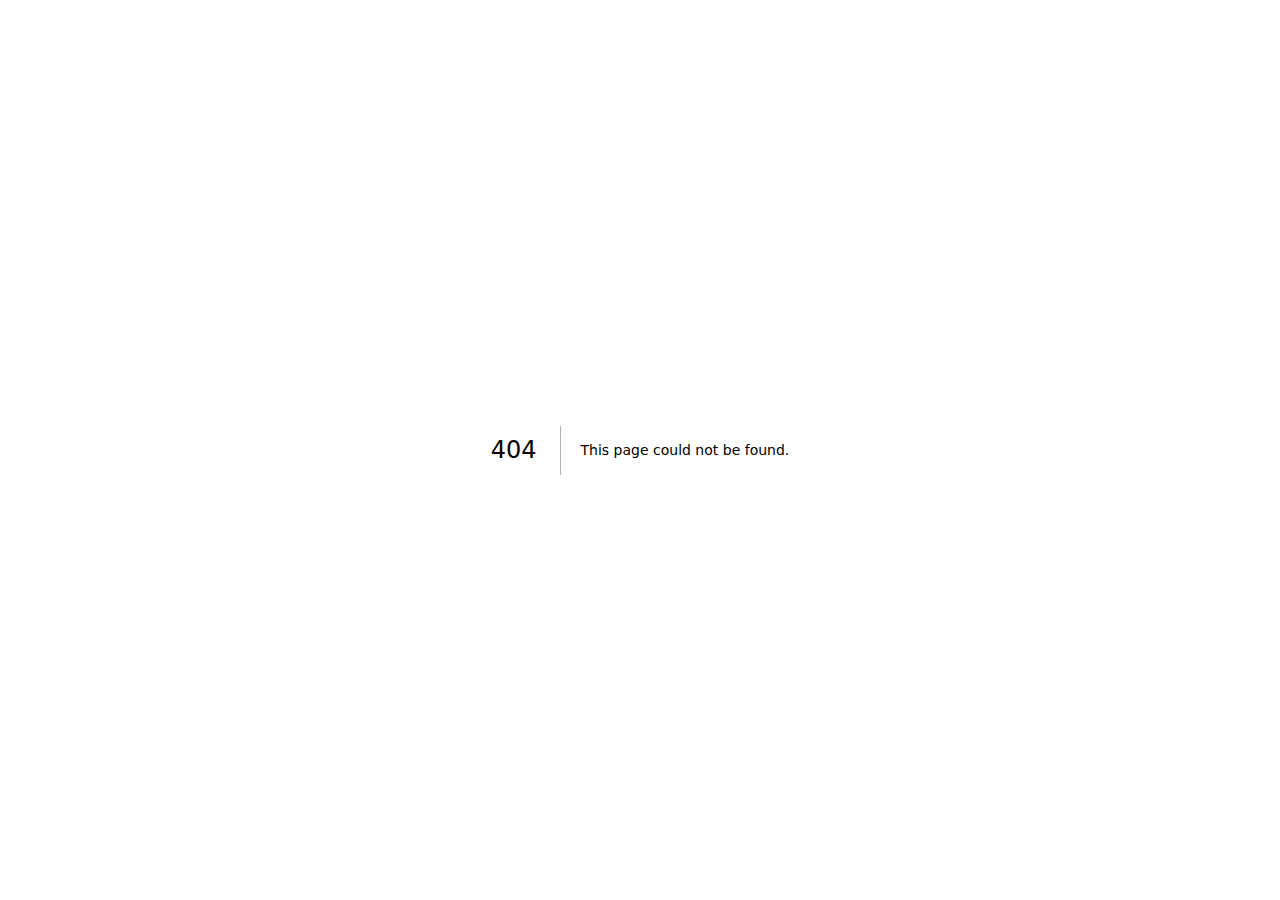
<file: 404/index.html>
<!DOCTYPE html><html lang="en"><head><meta charSet="utf-8"/><meta name="viewport" content="width=device-width, initial-scale=1"/><link rel="preload" href="/_next/static/media/e4af272ccee01ff0-s.p.woff2" as="font" crossorigin="" type="font/woff2"/><link rel="stylesheet" href="/_next/static/css/fbe551c2e720e676.css" data-precedence="next"/><link rel="preload" as="script" fetchPriority="low" href="/_next/static/chunks/webpack-d0ceac4fb78a3613.js"/><script src="/_next/static/chunks/fd9d1056-4e1a26e2d413ba3c.js" async=""></script><script src="/_next/static/chunks/23-b0676ff4f02a71d8.js" async=""></script><script src="/_next/static/chunks/main-app-9f4c3769f69e30db.js" async=""></script><title>404: This page could not be found.</title><title>SelfStudio</title><meta name="description" content="App Collection for SelfStudio"/><meta name="next-size-adjust"/><script src="/_next/static/chunks/polyfills-78c92fac7aa8fdd8.js" noModule=""></script></head><body class="__className_f367f3"><div style="font-family:system-ui,&quot;Segoe UI&quot;,Roboto,Helvetica,Arial,sans-serif,&quot;Apple Color Emoji&quot;,&quot;Segoe UI Emoji&quot;;height:100vh;text-align:center;display:flex;flex-direction:column;align-items:center;justify-content:center"><div><style>body{color:#000;background:#fff;margin:0}.next-error-h1{border-right:1px solid rgba(0,0,0,.3)}@media (prefers-color-scheme:dark){body{color:#fff;background:#000}.next-error-h1{border-right:1px solid rgba(255,255,255,.3)}}</style><h1 class="next-error-h1" style="display:inline-block;margin:0 20px 0 0;padding:0 23px 0 0;font-size:24px;font-weight:500;vertical-align:top;line-height:49px">404</h1><div style="display:inline-block"><h2 style="font-size:14px;font-weight:400;line-height:49px;margin:0">This page could not be found.</h2></div></div></div><script src="/_next/static/chunks/webpack-d0ceac4fb78a3613.js" async=""></script><script>(self.__next_f=self.__next_f||[]).push([0]);self.__next_f.push([2,null])</script><script>self.__next_f.push([1,"1:HL[\"/_next/static/media/e4af272ccee01ff0-s.p.woff2\",\"font\",{\"crossOrigin\":\"\",\"type\":\"font/woff2\"}]\n2:HL[\"/_next/static/css/fbe551c2e720e676.css\",\"style\"]\n"])</script><script>self.__next_f.push([1,"3:I[5751,[],\"\"]\n5:I[9275,[],\"\"]\n6:I[1343,[],\"\"]\nc:I[6130,[],\"\"]\n7:{\"fontFamily\":\"system-ui,\\\"Segoe UI\\\",Roboto,Helvetica,Arial,sans-serif,\\\"Apple Color Emoji\\\",\\\"Segoe UI Emoji\\\"\",\"height\":\"100vh\",\"textAlign\":\"center\",\"display\":\"flex\",\"flexDirection\":\"column\",\"alignItems\":\"center\",\"justifyContent\":\"center\"}\n8:{\"display\":\"inline-block\",\"margin\":\"0 20px 0 0\",\"padding\":\"0 23px 0 0\",\"fontSize\":24,\"fontWeight\":500,\"verticalAlign\":\"top\",\"lineHeight\":\"49px\"}\n9:{\"display\":\"inline-block\"}\na:{\"fontSize\":14,\"fontWeight\":400,\"lineHeight\":\"49px\",\"margin\":0}\nd:[]\n"])</script><script>self.__next_f.push([1,"0:[[[\"$\",\"link\",\"0\",{\"rel\":\"stylesheet\",\"href\":\"/_next/static/css/fbe551c2e720e676.css\",\"precedence\":\"next\",\"crossOrigin\":\"$undefined\"}]],[\"$\",\"$L3\",null,{\"buildId\":\"eqlgQ1ZJx1aiCqs_-a6iF\",\"assetPrefix\":\"\",\"initialCanonicalUrl\":\"/_not-found/\",\"initialTree\":[\"\",{\"children\":[\"/_not-found\",{\"children\":[\"__PAGE__\",{}]}]},\"$undefined\",\"$undefined\",true],\"initialSeedData\":[\"\",{\"children\":[\"/_not-found\",{\"children\":[\"__PAGE__\",{},[[\"$L4\",[[\"$\",\"title\",null,{\"children\":\"404: This page could not be found.\"}],[\"$\",\"div\",null,{\"style\":{\"fontFamily\":\"system-ui,\\\"Segoe UI\\\",Roboto,Helvetica,Arial,sans-serif,\\\"Apple Color Emoji\\\",\\\"Segoe UI Emoji\\\"\",\"height\":\"100vh\",\"textAlign\":\"center\",\"display\":\"flex\",\"flexDirection\":\"column\",\"alignItems\":\"center\",\"justifyContent\":\"center\"},\"children\":[\"$\",\"div\",null,{\"children\":[[\"$\",\"style\",null,{\"dangerouslySetInnerHTML\":{\"__html\":\"body{color:#000;background:#fff;margin:0}.next-error-h1{border-right:1px solid rgba(0,0,0,.3)}@media (prefers-color-scheme:dark){body{color:#fff;background:#000}.next-error-h1{border-right:1px solid rgba(255,255,255,.3)}}\"}}],[\"$\",\"h1\",null,{\"className\":\"next-error-h1\",\"style\":{\"display\":\"inline-block\",\"margin\":\"0 20px 0 0\",\"padding\":\"0 23px 0 0\",\"fontSize\":24,\"fontWeight\":500,\"verticalAlign\":\"top\",\"lineHeight\":\"49px\"},\"children\":\"404\"}],[\"$\",\"div\",null,{\"style\":{\"display\":\"inline-block\"},\"children\":[\"$\",\"h2\",null,{\"style\":{\"fontSize\":14,\"fontWeight\":400,\"lineHeight\":\"49px\",\"margin\":0},\"children\":\"This page could not be found.\"}]}]]}]}]]],null],null]},[\"$\",\"$L5\",null,{\"parallelRouterKey\":\"children\",\"segmentPath\":[\"children\",\"/_not-found\",\"children\"],\"error\":\"$undefined\",\"errorStyles\":\"$undefined\",\"errorScripts\":\"$undefined\",\"template\":[\"$\",\"$L6\",null,{}],\"templateStyles\":\"$undefined\",\"templateScripts\":\"$undefined\",\"notFound\":\"$undefined\",\"notFoundStyles\":\"$undefined\",\"styles\":null}],null]},[[\"$\",\"html\",null,{\"lang\":\"en\",\"children\":[\"$\",\"body\",null,{\"className\":\"__className_f367f3\",\"children\":[\"$\",\"$L5\",null,{\"parallelRouterKey\":\"children\",\"segmentPath\":[\"children\"],\"error\":\"$undefined\",\"errorStyles\":\"$undefined\",\"errorScripts\":\"$undefined\",\"template\":[\"$\",\"$L6\",null,{}],\"templateStyles\":\"$undefined\",\"templateScripts\":\"$undefined\",\"notFound\":[[\"$\",\"title\",null,{\"children\":\"404: This page could not be found.\"}],[\"$\",\"div\",null,{\"style\":\"$7\",\"children\":[\"$\",\"div\",null,{\"children\":[[\"$\",\"style\",null,{\"dangerouslySetInnerHTML\":{\"__html\":\"body{color:#000;background:#fff;margin:0}.next-error-h1{border-right:1px solid rgba(0,0,0,.3)}@media (prefers-color-scheme:dark){body{color:#fff;background:#000}.next-error-h1{border-right:1px solid rgba(255,255,255,.3)}}\"}}],[\"$\",\"h1\",null,{\"className\":\"next-error-h1\",\"style\":\"$8\",\"children\":\"404\"}],[\"$\",\"div\",null,{\"style\":\"$9\",\"children\":[\"$\",\"h2\",null,{\"style\":\"$a\",\"children\":\"This page could not be found.\"}]}]]}]}]],\"notFoundStyles\":[],\"styles\":null}]}]}],null],null],\"couldBeIntercepted\":false,\"initialHead\":[false,\"$Lb\"],\"globalErrorComponent\":\"$c\",\"missingSlots\":\"$Wd\"}]]\n"])</script><script>self.__next_f.push([1,"b:[[\"$\",\"meta\",\"0\",{\"name\":\"viewport\",\"content\":\"width=device-width, initial-scale=1\"}],[\"$\",\"meta\",\"1\",{\"charSet\":\"utf-8\"}],[\"$\",\"title\",\"2\",{\"children\":\"SelfStudio\"}],[\"$\",\"meta\",\"3\",{\"name\":\"description\",\"content\":\"App Collection for SelfStudio\"}],[\"$\",\"meta\",\"4\",{\"name\":\"next-size-adjust\"}]]\n4:null\n"])</script></body></html>
</file>
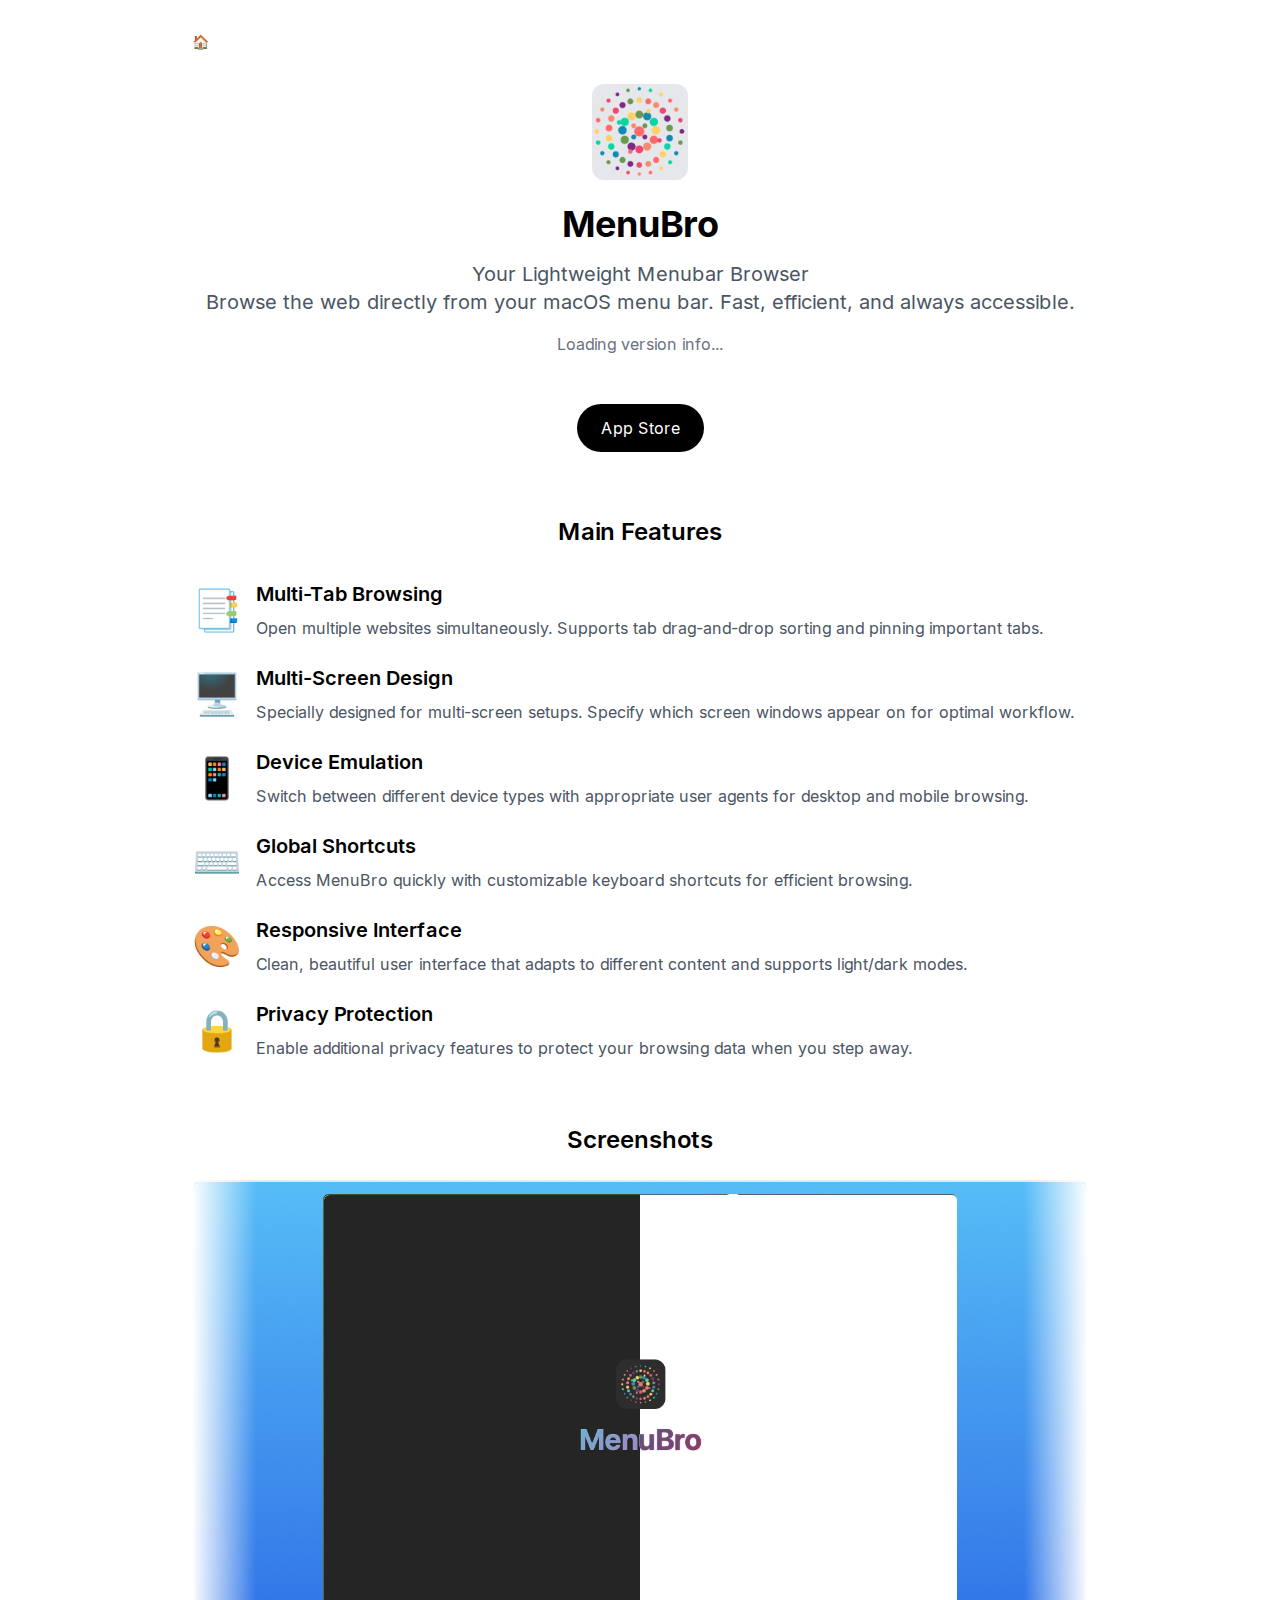
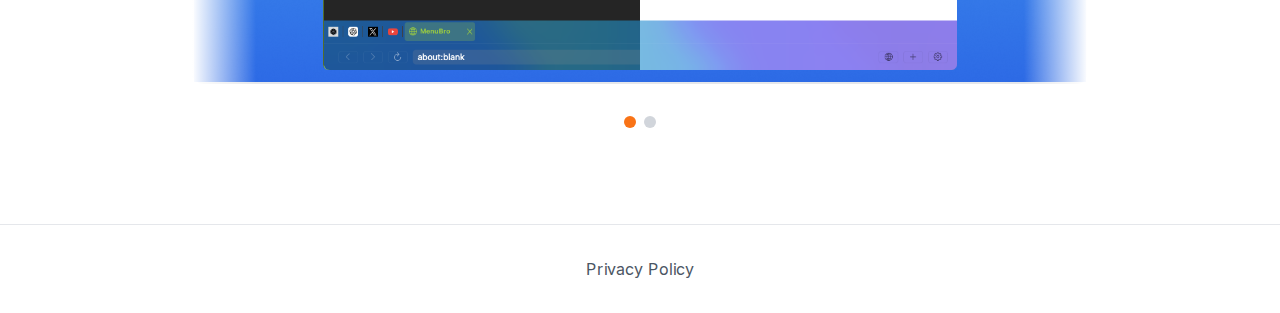
<file: menubro/index.html>
<!DOCTYPE html><html lang="en"><head><meta charSet="utf-8"/><meta name="viewport" content="width=device-width, initial-scale=1"/><link rel="preload" href="/_next/static/media/e4af272ccee01ff0-s.p.woff2" as="font" crossorigin="" type="font/woff2"/><link rel="preload" as="image" href="/images/menubro/android-chrome-512x512.png"/><link rel="preload" as="image" href="/images/menubro/hero-image.png"/><link rel="preload" as="image" href="/images/menubro/hero-image-2.png"/><link rel="stylesheet" href="/_next/static/css/fbe551c2e720e676.css" data-precedence="next"/><link rel="preload" as="script" fetchPriority="low" href="/_next/static/chunks/webpack-d0ceac4fb78a3613.js"/><script src="/_next/static/chunks/fd9d1056-4e1a26e2d413ba3c.js" async=""></script><script src="/_next/static/chunks/23-b0676ff4f02a71d8.js" async=""></script><script src="/_next/static/chunks/main-app-9f4c3769f69e30db.js" async=""></script><script src="/_next/static/chunks/231-da90ddc6310ddb11.js" async=""></script><script src="/_next/static/chunks/app/%5BappId%5D/page-a7519e2bfa2e3721.js" async=""></script><title>MenuBro - SelfStudio</title><meta name="description" content="Your Lightweight Menubar Browser"/><meta name="keywords" content="app,mobile,application,MenuBro"/><meta name="next-size-adjust"/><script src="/_next/static/chunks/polyfills-78c92fac7aa8fdd8.js" noModule=""></script></head><body class="__className_f367f3"><div class="min-h-screen bg-white"><main class="container mx-auto px-4 py-8"><div class="max-w-4xl mx-auto"><nav class="mb-8 text-sm text-gray-600"><a class="hover:text-orange-500" href="/">🏠</a></nav><div class="text-center mb-12"><div class="bg-gray-200 border-2 border-dashed rounded-xl w-24 h-24 mx-auto mb-6"><img src="/images/menubro/android-chrome-512x512.png"/></div><h1 class="text-3xl md:text-4xl font-bold mb-4">MenuBro</h1><p class="text-xl text-gray-600">Your Lightweight Menubar Browser</p><p class="text-xl text-gray-600">Browse the web directly from your macOS menu bar. Fast, efficient, and always accessible.</p><p class="version-info mt-4 text-gray-500">Loading version info...</p></div><div class="mb-16 text-center"><div class="flex flex-col sm:flex-row justify-center gap-4"><a href="https://apps.apple.com/us/app/menubro/id6745024185" class="px-6 py-3 bg-black text-white rounded-full hover:bg-gray-800 transition-colors duration-300">App Store</a></div></div><div class="mb-16"><h2 class="text-2xl font-semibold mb-8 text-center">Main Features</h2><div class="space-y-6"><div class="flex items-start"><div class="w-12 h-12 flex-shrink-0 mr-4"><div class="feature-icon">📑</div></div><div><h3 class="text-xl font-semibold mb-2">Multi-Tab Browsing</h3><p class="text-gray-600">Open multiple websites simultaneously. Supports tab drag-and-drop sorting and pinning important tabs.</p></div></div><div class="flex items-start"><div class="w-12 h-12 flex-shrink-0 mr-4"><div class="feature-icon">🖥️</div></div><div><h3 class="text-xl font-semibold mb-2">Multi-Screen Design</h3><p class="text-gray-600">Specially designed for multi-screen setups. Specify which screen windows appear on for optimal workflow.</p></div></div><div class="flex items-start"><div class="w-12 h-12 flex-shrink-0 mr-4"><div class="feature-icon">📱</div></div><div><h3 class="text-xl font-semibold mb-2">Device Emulation</h3><p class="text-gray-600">Switch between different device types with appropriate user agents for desktop and mobile browsing.</p></div></div><div class="flex items-start"><div class="w-12 h-12 flex-shrink-0 mr-4"><div class="feature-icon">⌨️</div></div><div><h3 class="text-xl font-semibold mb-2">Global Shortcuts</h3><p class="text-gray-600">Access MenuBro quickly with customizable keyboard shortcuts for efficient browsing.</p></div></div><div class="flex items-start"><div class="w-12 h-12 flex-shrink-0 mr-4"><div class="feature-icon">🎨</div></div><div><h3 class="text-xl font-semibold mb-2">Responsive Interface</h3><p class="text-gray-600">Clean, beautiful user interface that adapts to different content and supports light/dark modes.</p></div></div><div class="flex items-start"><div class="w-12 h-12 flex-shrink-0 mr-4"><div class="feature-icon">🔒</div></div><div><h3 class="text-xl font-semibold mb-2">Privacy Protection</h3><p class="text-gray-600">Enable additional privacy features to protect your browsing data when you step away.</p></div></div></div></div><div class="mb-16"><h2 class="text-2xl font-semibold mb-6 text-center">Screenshots</h2><div class="relative overflow-hidden rounded-xl"><div class="flex overflow-x-auto snap-mandatory snap-x scrollbar-hide gap-4 pb-4 scroll-smooth" style="scroll-snap-type:x mandatory"><div class="snap-start flex-shrink-0 w-full" style="scroll-snap-align:start"><div class="aspect-[16/9] bg-gray-200 border-2 border-dashed rounded-xl w-full"><img src="/images/menubro/hero-image.png" alt="Screenshot 1" class="w-full h-full object-cover"/></div></div><div class="snap-start flex-shrink-0 w-full" style="scroll-snap-align:start"><div class="aspect-[16/9] bg-gray-200 border-2 border-dashed rounded-xl w-full"><img src="/images/menubro/hero-image-2.png" alt="Screenshot 2" class="w-full h-full object-cover"/></div></div></div><div class="absolute inset-y-0 left-0 w-16 bg-gradient-to-r from-white to-transparent pointer-events-none"></div><div class="absolute inset-y-0 right-0 w-16 bg-gradient-to-l from-white to-transparent pointer-events-none"></div></div><div class="flex justify-center mt-4 space-x-2"><button class="w-3 h-3 rounded-full transition-colors duration-300 bg-orange-500" aria-label="Go to screenshot 1"></button><button class="w-3 h-3 rounded-full transition-colors duration-300 bg-gray-300" aria-label="Go to screenshot 2"></button></div></div></div></main><footer class="border-t border-gray-200 py-8"><div class="container mx-auto px-4 text-center"><a class="text-gray-600 hover:text-orange-500" href="/menubro/privacy/">Privacy Policy</a></div></footer></div><script src="/_next/static/chunks/webpack-d0ceac4fb78a3613.js" async=""></script><script>(self.__next_f=self.__next_f||[]).push([0]);self.__next_f.push([2,null])</script><script>self.__next_f.push([1,"1:HL[\"/_next/static/media/e4af272ccee01ff0-s.p.woff2\",\"font\",{\"crossOrigin\":\"\",\"type\":\"font/woff2\"}]\n2:HL[\"/_next/static/css/fbe551c2e720e676.css\",\"style\"]\n"])</script><script>self.__next_f.push([1,"3:I[5751,[],\"\"]\n5:I[231,[\"231\",\"static/chunks/231-da90ddc6310ddb11.js\",\"686\",\"static/chunks/app/%5BappId%5D/page-a7519e2bfa2e3721.js\"],\"\"]\n6:I[1017,[\"231\",\"static/chunks/231-da90ddc6310ddb11.js\",\"686\",\"static/chunks/app/%5BappId%5D/page-a7519e2bfa2e3721.js\"],\"default\"]\n7:I[7627,[\"231\",\"static/chunks/231-da90ddc6310ddb11.js\",\"686\",\"static/chunks/app/%5BappId%5D/page-a7519e2bfa2e3721.js\"],\"default\"]\n8:I[9275,[],\"\"]\na:I[1343,[],\"\"]\nc:I[6130,[],\"\"]\n9:[\"appId\",\"menubro\",\"d\"]\nd:[]\n"])</script><script>self.__next_f.push([1,"0:[[[\"$\",\"link\",\"0\",{\"rel\":\"stylesheet\",\"href\":\"/_next/static/css/fbe551c2e720e676.css\",\"precedence\":\"next\",\"crossOrigin\":\"$undefined\"}]],[\"$\",\"$L3\",null,{\"buildId\":\"eqlgQ1ZJx1aiCqs_-a6iF\",\"assetPrefix\":\"\",\"initialCanonicalUrl\":\"/menubro/\",\"initialTree\":[\"\",{\"children\":[[\"appId\",\"menubro\",\"d\"],{\"children\":[\"__PAGE__?{\\\"appId\\\":\\\"menubro\\\"}\",{}]}]},\"$undefined\",\"$undefined\",true],\"initialSeedData\":[\"\",{\"children\":[[\"appId\",\"menubro\",\"d\"],{\"children\":[\"__PAGE__\",{},[[\"$L4\",[\"$\",\"div\",null,{\"className\":\"min-h-screen bg-white\",\"children\":[[\"$\",\"main\",null,{\"className\":\"container mx-auto px-4 py-8\",\"children\":[\"$\",\"div\",null,{\"className\":\"max-w-4xl mx-auto\",\"children\":[[\"$\",\"nav\",null,{\"className\":\"mb-8 text-sm text-gray-600\",\"children\":[\"$\",\"$L5\",null,{\"href\":\"/\",\"className\":\"hover:text-orange-500\",\"children\":\"🏠\"}]}],[\"$\",\"div\",null,{\"className\":\"text-center mb-12\",\"children\":[[\"$\",\"div\",null,{\"className\":\"bg-gray-200 border-2 border-dashed rounded-xl w-24 h-24 mx-auto mb-6\",\"children\":[\"$\",\"img\",null,{\"src\":\"/images/menubro/android-chrome-512x512.png\"}]}],[\"$\",\"h1\",null,{\"className\":\"text-3xl md:text-4xl font-bold mb-4\",\"children\":\"MenuBro\"}],[\"$\",\"p\",null,{\"className\":\"text-xl text-gray-600\",\"children\":\"Your Lightweight Menubar Browser\"}],[\"$\",\"p\",null,{\"className\":\"text-xl text-gray-600\",\"children\":\"Browse the web directly from your macOS menu bar. Fast, efficient, and always accessible.\"}],[[\"$\",\"p\",null,{\"className\":\"version-info mt-4 text-gray-500\",\"children\":\"Loading version info...\"}],[\"$\",\"$L6\",null,{\"appId\":\"6745024185\"}]]]}],[\"$\",\"div\",null,{\"className\":\"mb-16 text-center\",\"children\":[\"$\",\"div\",null,{\"className\":\"flex flex-col sm:flex-row justify-center gap-4\",\"children\":[[\"$\",\"a\",null,{\"href\":\"https://apps.apple.com/us/app/menubro/id6745024185\",\"className\":\"px-6 py-3 bg-black text-white rounded-full hover:bg-gray-800 transition-colors duration-300\",\"children\":\"App Store\"}],\"$undefined\",\"$undefined\"]}]}],[\"$\",\"div\",null,{\"className\":\"mb-16\",\"children\":[[\"$\",\"h2\",null,{\"className\":\"text-2xl font-semibold mb-8 text-center\",\"children\":\"Main Features\"}],[\"$\",\"div\",null,{\"className\":\"space-y-6\",\"children\":[[\"$\",\"div\",\"0\",{\"className\":\"flex items-start\",\"children\":[[\"$\",\"div\",null,{\"className\":\"w-12 h-12 flex-shrink-0 mr-4\",\"children\":[\"$\",\"div\",null,{\"className\":\"feature-icon\",\"children\":\"📑\"}]}],[\"$\",\"div\",null,{\"children\":[[\"$\",\"h3\",null,{\"className\":\"text-xl font-semibold mb-2\",\"children\":\"Multi-Tab Browsing\"}],[\"$\",\"p\",null,{\"className\":\"text-gray-600\",\"children\":\"Open multiple websites simultaneously. Supports tab drag-and-drop sorting and pinning important tabs.\"}]]}]]}],[\"$\",\"div\",\"1\",{\"className\":\"flex items-start\",\"children\":[[\"$\",\"div\",null,{\"className\":\"w-12 h-12 flex-shrink-0 mr-4\",\"children\":[\"$\",\"div\",null,{\"className\":\"feature-icon\",\"children\":\"🖥️\"}]}],[\"$\",\"div\",null,{\"children\":[[\"$\",\"h3\",null,{\"className\":\"text-xl font-semibold mb-2\",\"children\":\"Multi-Screen Design\"}],[\"$\",\"p\",null,{\"className\":\"text-gray-600\",\"children\":\"Specially designed for multi-screen setups. Specify which screen windows appear on for optimal workflow.\"}]]}]]}],[\"$\",\"div\",\"2\",{\"className\":\"flex items-start\",\"children\":[[\"$\",\"div\",null,{\"className\":\"w-12 h-12 flex-shrink-0 mr-4\",\"children\":[\"$\",\"div\",null,{\"className\":\"feature-icon\",\"children\":\"📱\"}]}],[\"$\",\"div\",null,{\"children\":[[\"$\",\"h3\",null,{\"className\":\"text-xl font-semibold mb-2\",\"children\":\"Device Emulation\"}],[\"$\",\"p\",null,{\"className\":\"text-gray-600\",\"children\":\"Switch between different device types with appropriate user agents for desktop and mobile browsing.\"}]]}]]}],[\"$\",\"div\",\"3\",{\"className\":\"flex items-start\",\"children\":[[\"$\",\"div\",null,{\"className\":\"w-12 h-12 flex-shrink-0 mr-4\",\"children\":[\"$\",\"div\",null,{\"className\":\"feature-icon\",\"children\":\"⌨️\"}]}],[\"$\",\"div\",null,{\"children\":[[\"$\",\"h3\",null,{\"className\":\"text-xl font-semibold mb-2\",\"children\":\"Global Shortcuts\"}],[\"$\",\"p\",null,{\"className\":\"text-gray-600\",\"children\":\"Access MenuBro quickly with customizable keyboard shortcuts for efficient browsing.\"}]]}]]}],[\"$\",\"div\",\"4\",{\"className\":\"flex items-start\",\"children\":[[\"$\",\"div\",null,{\"className\":\"w-12 h-12 flex-shrink-0 mr-4\",\"children\":[\"$\",\"div\",null,{\"className\":\"feature-icon\",\"children\":\"🎨\"}]}],[\"$\",\"div\",null,{\"children\":[[\"$\",\"h3\",null,{\"className\":\"text-xl font-semibold mb-2\",\"children\":\"Responsive Interface\"}],[\"$\",\"p\",null,{\"className\":\"text-gray-600\",\"children\":\"Clean, beautiful user interface that adapts to different content and supports light/dark modes.\"}]]}]]}],[\"$\",\"div\",\"5\",{\"className\":\"flex items-start\",\"children\":[[\"$\",\"div\",null,{\"className\":\"w-12 h-12 flex-shrink-0 mr-4\",\"children\":[\"$\",\"div\",null,{\"className\":\"feature-icon\",\"children\":\"🔒\"}]}],[\"$\",\"div\",null,{\"children\":[[\"$\",\"h3\",null,{\"className\":\"text-xl font-semibold mb-2\",\"children\":\"Privacy Protection\"}],[\"$\",\"p\",null,{\"className\":\"text-gray-600\",\"children\":\"Enable additional privacy features to protect your browsing data when you step away.\"}]]}]]}]]}]]}],[\"$\",\"$L7\",null,{\"screenshots\":[\"/images/menubro/hero-image.png\",\"/images/menubro/hero-image-2.png\"]}]]}]}],[\"$\",\"footer\",null,{\"className\":\"border-t border-gray-200 py-8\",\"children\":[\"$\",\"div\",null,{\"className\":\"container mx-auto px-4 text-center\",\"children\":[\"$\",\"$L5\",null,{\"href\":\"/menubro/privacy\",\"className\":\"text-gray-600 hover:text-orange-500\",\"children\":\"Privacy Policy\"}]}]}]]}]],null],null]},[\"$\",\"$L8\",null,{\"parallelRouterKey\":\"children\",\"segmentPath\":[\"children\",\"$9\",\"children\"],\"error\":\"$undefined\",\"errorStyles\":\"$undefined\",\"errorScripts\":\"$undefined\",\"template\":[\"$\",\"$La\",null,{}],\"templateStyles\":\"$undefined\",\"templateScripts\":\"$undefined\",\"notFound\":\"$undefined\",\"notFoundStyles\":\"$undefined\",\"styles\":null}],null]},[[\"$\",\"html\",null,{\"lang\":\"en\",\"children\":[\"$\",\"body\",null,{\"className\":\"__className_f367f3\",\"children\":[\"$\",\"$L8\",null,{\"parallelRouterKey\":\"children\",\"segmentPath\":[\"children\"],\"error\":\"$undefined\",\"errorStyles\":\"$undefined\",\"errorScripts\":\"$undefined\",\"template\":[\"$\",\"$La\",null,{}],\"templateStyles\":\"$undefined\",\"templateScripts\":\"$undefined\",\"notFound\":[[\"$\",\"title\",null,{\"children\":\"404: This page could not be found.\"}],[\"$\",\"div\",null,{\"style\":{\"fontFamily\":\"system-ui,\\\"Segoe UI\\\",Roboto,Helvetica,Arial,sans-serif,\\\"Apple Color Emoji\\\",\\\"Segoe UI Emoji\\\"\",\"height\":\"100vh\",\"textAlign\":\"center\",\"display\":\"flex\",\"flexDirection\":\"column\",\"alignItems\":\"center\",\"justifyContent\":\"center\"},\"children\":[\"$\",\"div\",null,{\"children\":[[\"$\",\"style\",null,{\"dangerouslySetInnerHTML\":{\"__html\":\"body{color:#000;background:#fff;margin:0}.next-error-h1{border-right:1px solid rgba(0,0,0,.3)}@media (prefers-color-scheme:dark){body{color:#fff;background:#000}.next-error-h1{border-right:1px solid rgba(255,255,255,.3)}}\"}}],[\"$\",\"h1\",null,{\"className\":\"next-error-h1\",\"style\":{\"display\":\"inline-block\",\"margin\":\"0 20px 0 0\",\"padding\":\"0 23px 0 0\",\"fontSize\":24,\"fontWeight\":500,\"verticalAlign\":\"top\",\"lineHeight\":\"49px\"},\"children\":\"404\"}],[\"$\",\"div\",null,{\"style\":{\"display\":\"inline-block\"},\"children\":[\"$\",\"h2\",null,{\"style\":{\"fontSize\":14,\"fontWeight\":400,\"lineHeight\":\"49px\",\"margin\":0},\"children\":\"This page could not be found.\"}]}]]}]}]],\"notFoundStyles\":[],\"styles\":null}]}]}],null],null],\"couldBeIntercepted\":false,\"initialHead\":[false,\"$Lb\"],\"globalErrorComponent\":\"$c\",\"missingSlots\":\"$Wd\"}]]\n"])</script><script>self.__next_f.push([1,"b:[[\"$\",\"meta\",\"0\",{\"name\":\"viewport\",\"content\":\"width=device-width, initial-scale=1\"}],[\"$\",\"meta\",\"1\",{\"charSet\":\"utf-8\"}],[\"$\",\"title\",\"2\",{\"children\":\"MenuBro - SelfStudio\"}],[\"$\",\"meta\",\"3\",{\"name\":\"description\",\"content\":\"Your Lightweight Menubar Browser\"}],[\"$\",\"meta\",\"4\",{\"name\":\"keywords\",\"content\":\"app,mobile,application,MenuBro\"}],[\"$\",\"meta\",\"5\",{\"name\":\"next-size-adjust\"}]]\n4:null\n"])</script></body></html>
</file>
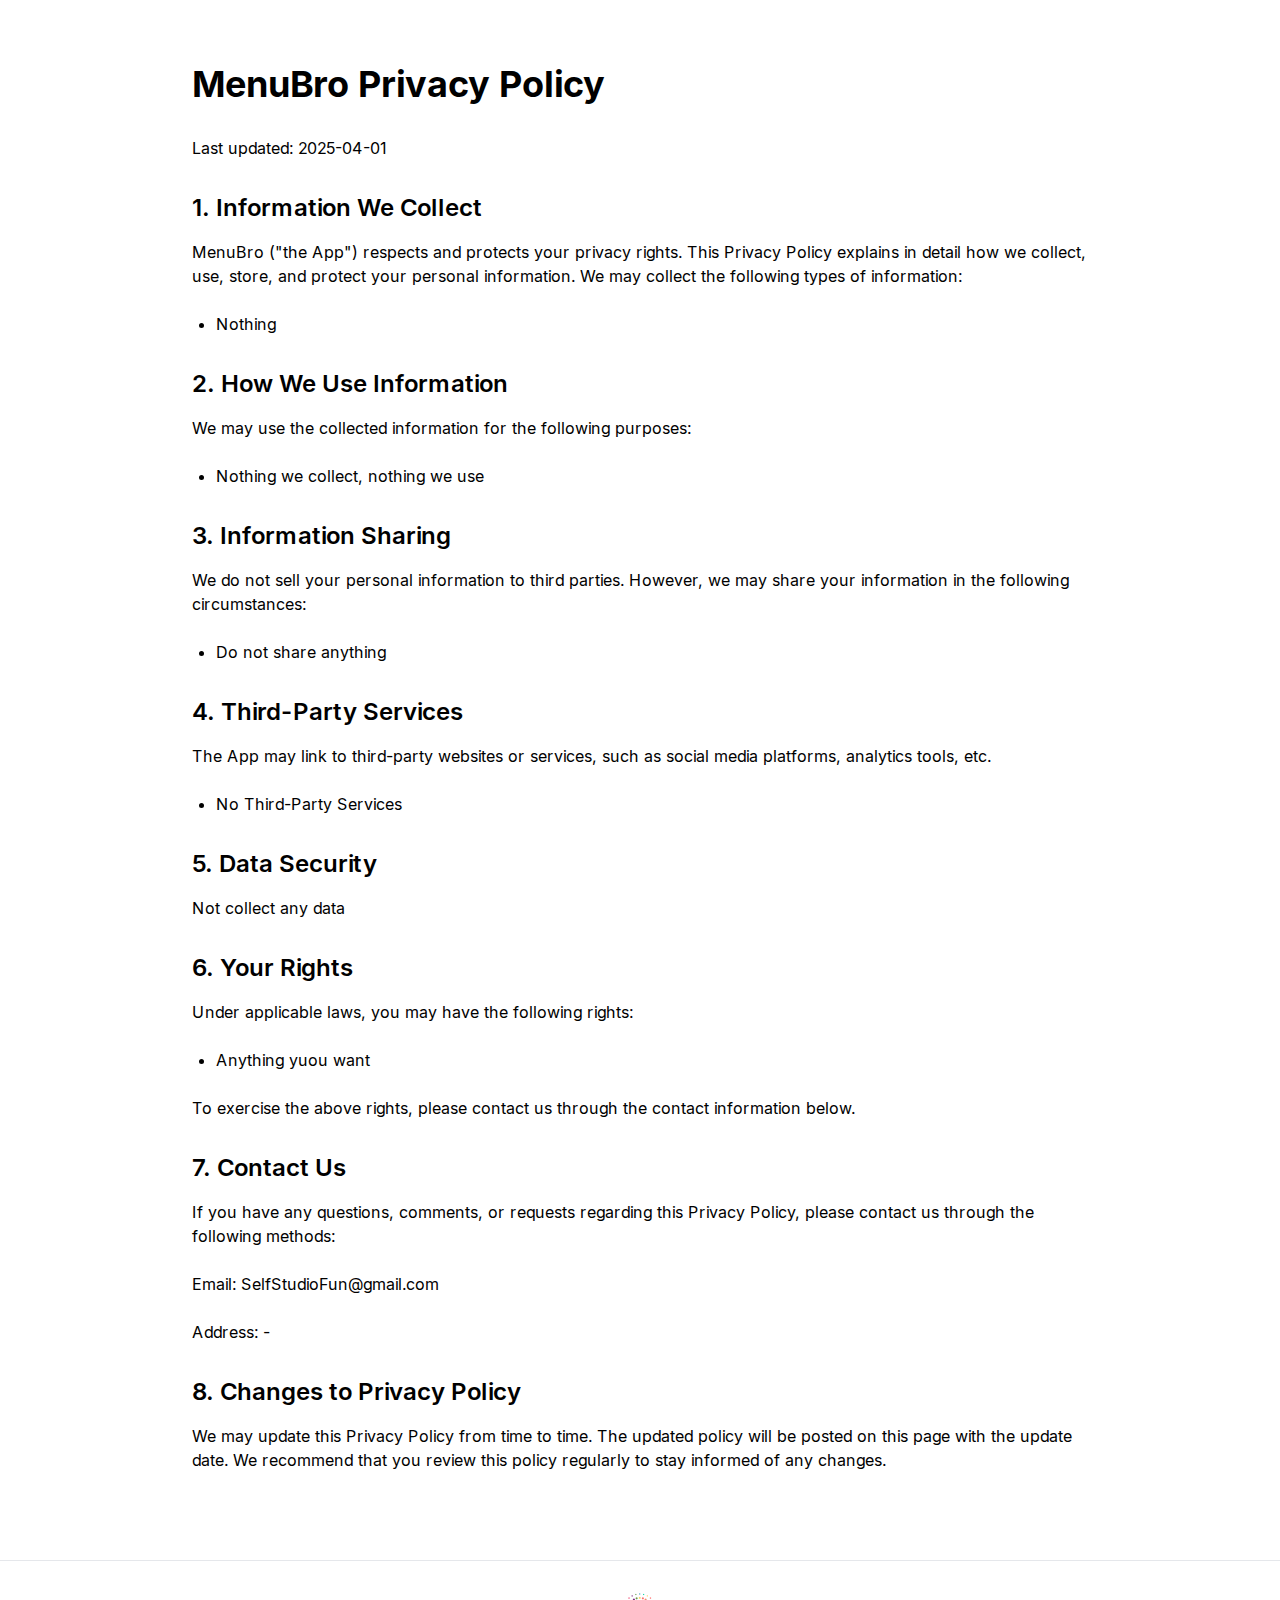
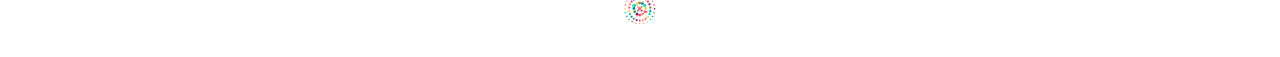
<file: menubro/privacy/index.html>
<!DOCTYPE html><html lang="en"><head><meta charSet="utf-8"/><meta name="viewport" content="width=device-width, initial-scale=1"/><link rel="preload" href="/_next/static/media/e4af272ccee01ff0-s.p.woff2" as="font" crossorigin="" type="font/woff2"/><link rel="preload" as="image" href="/images/menubro/android-chrome-512x512.png"/><link rel="stylesheet" href="/_next/static/css/fbe551c2e720e676.css" data-precedence="next"/><link rel="preload" as="script" fetchPriority="low" href="/_next/static/chunks/webpack-d0ceac4fb78a3613.js"/><script src="/_next/static/chunks/fd9d1056-4e1a26e2d413ba3c.js" async=""></script><script src="/_next/static/chunks/23-b0676ff4f02a71d8.js" async=""></script><script src="/_next/static/chunks/main-app-9f4c3769f69e30db.js" async=""></script><script src="/_next/static/chunks/231-da90ddc6310ddb11.js" async=""></script><script src="/_next/static/chunks/app/%5BappId%5D/privacy/page-3198a00f5b8f46e5.js" async=""></script><title>MenuBro Privacy Policy - SelfStudio</title><meta name="description" content="MenuBro Privacy Policy details how we collect, use, and protect your personal information."/><meta name="next-size-adjust"/><script src="/_next/static/chunks/polyfills-78c92fac7aa8fdd8.js" noModule=""></script></head><body class="__className_f367f3"><div class="min-h-screen bg-white"><main class="container mx-auto px-4 py-16"><div class="max-w-4xl mx-auto"><h1 class="text-3xl md:text-4xl font-bold mb-8">MenuBro<!-- --> Privacy Policy</h1><div class="prose prose-lg"><p class="mb-6">Last updated: <!-- -->2025-04-01</p><h2 class="text-2xl font-semibold mt-8 mb-4">1. Information We Collect</h2><p class="mb-6">MenuBro (&quot;the App&quot;) respects and protects your privacy rights. This Privacy Policy explains in detail how we collect, use, store, and protect your personal information. We may collect the following types of information:</p><ul class="list-disc pl-6 mb-6"><li>Nothing</li></ul><h2 class="text-2xl font-semibold mt-8 mb-4">2. How We Use Information</h2><p class="mb-6">We may use the collected information for the following purposes:</p><ul class="list-disc pl-6 mb-6"><li>Nothing we collect, nothing we use</li></ul><h2 class="text-2xl font-semibold mt-8 mb-4">3. Information Sharing</h2><p class="mb-6">We do not sell your personal information to third parties. However, we may share your information in the following circumstances:</p><ul class="list-disc pl-6 mb-6"><li>Do not share anything</li></ul><h2 class="text-2xl font-semibold mt-8 mb-4">4. Third-Party Services</h2><p class="mb-6">The App may link to third-party websites or services, such as social media platforms, analytics tools, etc.</p><ul class="list-disc pl-6 mb-6"><li>No Third-Party Services</li></ul><h2 class="text-2xl font-semibold mt-8 mb-4">5. Data Security</h2><p class="mb-6">Not collect any data</p><h2 class="text-2xl font-semibold mt-8 mb-4">6. Your Rights</h2><p class="mb-6">Under applicable laws, you may have the following rights:</p><ul class="list-disc pl-6 mb-6"><li>Anything yuou want</li></ul><p class="mb-6">To exercise the above rights, please contact us through the contact information below.</p><h2 class="text-2xl font-semibold mt-8 mb-4">7. Contact Us</h2><p class="mb-6">If you have any questions, comments, or requests regarding this Privacy Policy, please contact us through the following methods:</p><p class="mb-6">Email: <!-- -->SelfStudioFun@gmail.com</p><p class="mb-6">Address: <!-- -->-</p><h2 class="text-2xl font-semibold mt-8 mb-4">8. Changes to Privacy Policy</h2><p class="mb-6">We may update this Privacy Policy from time to time. The updated policy will be posted on this page with the update date. We recommend that you review this policy regularly to stay informed of any changes.</p></div></div></main><footer class="border-t border-gray-200 py-8"><div class="container mx-auto px-4 text-center"><a class="text-gray-600 hover:text-orange-500" href="/menubro/"><center> <img src="/images/menubro/android-chrome-512x512.png" width="32" height="32" alt="MenuBro"/></center></a></div></footer></div><script src="/_next/static/chunks/webpack-d0ceac4fb78a3613.js" async=""></script><script>(self.__next_f=self.__next_f||[]).push([0]);self.__next_f.push([2,null])</script><script>self.__next_f.push([1,"1:HL[\"/_next/static/media/e4af272ccee01ff0-s.p.woff2\",\"font\",{\"crossOrigin\":\"\",\"type\":\"font/woff2\"}]\n2:HL[\"/_next/static/css/fbe551c2e720e676.css\",\"style\"]\n"])</script><script>self.__next_f.push([1,"3:I[5751,[],\"\"]\n5:I[231,[\"231\",\"static/chunks/231-da90ddc6310ddb11.js\",\"542\",\"static/chunks/app/%5BappId%5D/privacy/page-3198a00f5b8f46e5.js\"],\"\"]\n6:I[9275,[],\"\"]\n8:I[1343,[],\"\"]\na:I[6130,[],\"\"]\n7:[\"appId\",\"menubro\",\"d\"]\nb:[]\n"])</script><script>self.__next_f.push([1,"0:[[[\"$\",\"link\",\"0\",{\"rel\":\"stylesheet\",\"href\":\"/_next/static/css/fbe551c2e720e676.css\",\"precedence\":\"next\",\"crossOrigin\":\"$undefined\"}]],[\"$\",\"$L3\",null,{\"buildId\":\"eqlgQ1ZJx1aiCqs_-a6iF\",\"assetPrefix\":\"\",\"initialCanonicalUrl\":\"/menubro/privacy/\",\"initialTree\":[\"\",{\"children\":[[\"appId\",\"menubro\",\"d\"],{\"children\":[\"privacy\",{\"children\":[\"__PAGE__?{\\\"appId\\\":\\\"menubro\\\"}\",{}]}]}]},\"$undefined\",\"$undefined\",true],\"initialSeedData\":[\"\",{\"children\":[[\"appId\",\"menubro\",\"d\"],{\"children\":[\"privacy\",{\"children\":[\"__PAGE__\",{},[[\"$L4\",[\"$\",\"div\",null,{\"className\":\"min-h-screen bg-white\",\"children\":[[\"$\",\"main\",null,{\"className\":\"container mx-auto px-4 py-16\",\"children\":[\"$\",\"div\",null,{\"className\":\"max-w-4xl mx-auto\",\"children\":[[\"$\",\"h1\",null,{\"className\":\"text-3xl md:text-4xl font-bold mb-8\",\"children\":[\"MenuBro\",\" Privacy Policy\"]}],[\"$\",\"div\",null,{\"className\":\"prose prose-lg\",\"children\":[[\"$\",\"p\",null,{\"className\":\"mb-6\",\"children\":[\"Last updated: \",\"2025-04-01\"]}],[\"$\",\"h2\",null,{\"className\":\"text-2xl font-semibold mt-8 mb-4\",\"children\":\"1. Information We Collect\"}],[\"$\",\"p\",null,{\"className\":\"mb-6\",\"children\":\"MenuBro (\\\"the App\\\") respects and protects your privacy rights. This Privacy Policy explains in detail how we collect, use, store, and protect your personal information. We may collect the following types of information:\"}],[\"$\",\"ul\",null,{\"className\":\"list-disc pl-6 mb-6\",\"children\":[[\"$\",\"li\",\"0\",{\"children\":\"Nothing\"}]]}],[\"$\",\"h2\",null,{\"className\":\"text-2xl font-semibold mt-8 mb-4\",\"children\":\"2. How We Use Information\"}],[\"$\",\"p\",null,{\"className\":\"mb-6\",\"children\":\"We may use the collected information for the following purposes:\"}],[\"$\",\"ul\",null,{\"className\":\"list-disc pl-6 mb-6\",\"children\":[[\"$\",\"li\",\"0\",{\"children\":\"Nothing we collect, nothing we use\"}]]}],[\"$\",\"h2\",null,{\"className\":\"text-2xl font-semibold mt-8 mb-4\",\"children\":\"3. Information Sharing\"}],[\"$\",\"p\",null,{\"className\":\"mb-6\",\"children\":\"We do not sell your personal information to third parties. However, we may share your information in the following circumstances:\"}],[\"$\",\"ul\",null,{\"className\":\"list-disc pl-6 mb-6\",\"children\":[[\"$\",\"li\",\"0\",{\"children\":\"Do not share anything\"}]]}],[\"$\",\"h2\",null,{\"className\":\"text-2xl font-semibold mt-8 mb-4\",\"children\":\"4. Third-Party Services\"}],[\"$\",\"p\",null,{\"className\":\"mb-6\",\"children\":\"The App may link to third-party websites or services, such as social media platforms, analytics tools, etc.\"}],[\"$\",\"ul\",null,{\"className\":\"list-disc pl-6 mb-6\",\"children\":[[\"$\",\"li\",\"0\",{\"children\":\"No Third-Party Services\"}]]}],[\"$\",\"h2\",null,{\"className\":\"text-2xl font-semibold mt-8 mb-4\",\"children\":\"5. Data Security\"}],[\"$\",\"p\",null,{\"className\":\"mb-6\",\"children\":\"Not collect any data\"}],[\"$\",\"h2\",null,{\"className\":\"text-2xl font-semibold mt-8 mb-4\",\"children\":\"6. Your Rights\"}],[\"$\",\"p\",null,{\"className\":\"mb-6\",\"children\":\"Under applicable laws, you may have the following rights:\"}],[\"$\",\"ul\",null,{\"className\":\"list-disc pl-6 mb-6\",\"children\":[[\"$\",\"li\",\"0\",{\"children\":\"Anything yuou want\"}]]}],[\"$\",\"p\",null,{\"className\":\"mb-6\",\"children\":\"To exercise the above rights, please contact us through the contact information below.\"}],[\"$\",\"h2\",null,{\"className\":\"text-2xl font-semibold mt-8 mb-4\",\"children\":\"7. Contact Us\"}],[\"$\",\"p\",null,{\"className\":\"mb-6\",\"children\":\"If you have any questions, comments, or requests regarding this Privacy Policy, please contact us through the following methods:\"}],[\"$\",\"p\",null,{\"className\":\"mb-6\",\"children\":[\"Email: \",\"SelfStudioFun@gmail.com\"]}],[\"$\",\"p\",null,{\"className\":\"mb-6\",\"children\":[\"Address: \",\"-\"]}],[\"$\",\"h2\",null,{\"className\":\"text-2xl font-semibold mt-8 mb-4\",\"children\":\"8. Changes to Privacy Policy\"}],[\"$\",\"p\",null,{\"className\":\"mb-6\",\"children\":\"We may update this Privacy Policy from time to time. The updated policy will be posted on this page with the update date. We recommend that you review this policy regularly to stay informed of any changes.\"}]]}]]}]}],[\"$\",\"footer\",null,{\"className\":\"border-t border-gray-200 py-8\",\"children\":[\"$\",\"div\",null,{\"className\":\"container mx-auto px-4 text-center\",\"children\":[\"$\",\"$L5\",null,{\"href\":\"/menubro\",\"className\":\"text-gray-600 hover:text-orange-500\",\"children\":[\"$\",\"center\",null,{\"children\":[\" \",[\"$\",\"img\",null,{\"src\":\"/images/menubro/android-chrome-512x512.png\",\"width\":32,\"height\":32,\"alt\":\"MenuBro\"}]]}]}]}]}]]}]],null],null]},[\"$\",\"$L6\",null,{\"parallelRouterKey\":\"children\",\"segmentPath\":[\"children\",\"$7\",\"children\",\"privacy\",\"children\"],\"error\":\"$undefined\",\"errorStyles\":\"$undefined\",\"errorScripts\":\"$undefined\",\"template\":[\"$\",\"$L8\",null,{}],\"templateStyles\":\"$undefined\",\"templateScripts\":\"$undefined\",\"notFound\":\"$undefined\",\"notFoundStyles\":\"$undefined\",\"styles\":null}],null]},[\"$\",\"$L6\",null,{\"parallelRouterKey\":\"children\",\"segmentPath\":[\"children\",\"$7\",\"children\"],\"error\":\"$undefined\",\"errorStyles\":\"$undefined\",\"errorScripts\":\"$undefined\",\"template\":[\"$\",\"$L8\",null,{}],\"templateStyles\":\"$undefined\",\"templateScripts\":\"$undefined\",\"notFound\":\"$undefined\",\"notFoundStyles\":\"$undefined\",\"styles\":null}],null]},[[\"$\",\"html\",null,{\"lang\":\"en\",\"children\":[\"$\",\"body\",null,{\"className\":\"__className_f367f3\",\"children\":[\"$\",\"$L6\",null,{\"parallelRouterKey\":\"children\",\"segmentPath\":[\"children\"],\"error\":\"$undefined\",\"errorStyles\":\"$undefined\",\"errorScripts\":\"$undefined\",\"template\":[\"$\",\"$L8\",null,{}],\"templateStyles\":\"$undefined\",\"templateScripts\":\"$undefined\",\"notFound\":[[\"$\",\"title\",null,{\"children\":\"404: This page could not be found.\"}],[\"$\",\"div\",null,{\"style\":{\"fontFamily\":\"system-ui,\\\"Segoe UI\\\",Roboto,Helvetica,Arial,sans-serif,\\\"Apple Color Emoji\\\",\\\"Segoe UI Emoji\\\"\",\"height\":\"100vh\",\"textAlign\":\"center\",\"display\":\"flex\",\"flexDirection\":\"column\",\"alignItems\":\"center\",\"justifyContent\":\"center\"},\"children\":[\"$\",\"div\",null,{\"children\":[[\"$\",\"style\",null,{\"dangerouslySetInnerHTML\":{\"__html\":\"body{color:#000;background:#fff;margin:0}.next-error-h1{border-right:1px solid rgba(0,0,0,.3)}@media (prefers-color-scheme:dark){body{color:#fff;background:#000}.next-error-h1{border-right:1px solid rgba(255,255,255,.3)}}\"}}],[\"$\",\"h1\",null,{\"className\":\"next-error-h1\",\"style\":{\"display\":\"inline-block\",\"margin\":\"0 20px 0 0\",\"padding\":\"0 23px 0 0\",\"fontSize\":24,\"fontWeight\":500,\"verticalAlign\":\"top\",\"lineHeight\":\"49px\"},\"children\":\"404\"}],[\"$\",\"div\",null,{\"style\":{\"display\":\"inline-block\"},\"children\":[\"$\",\"h2\",null,{\"style\":{\"fontSize\":14,\"fontWeight\":400,\"lineHeight\":\"49px\",\"margin\":0},\"children\":\"This page could not be found.\"}]}]]}]}]],\"notFoundStyles\":[],\"styles\":null}]}]}],null],null],\"couldBeIntercepted\":false,\"initialHead\":[false,\"$L9\"],\"globalErrorComponent\":\"$a\",\"missingSlots\":\"$Wb\"}]]\n"])</script><script>self.__next_f.push([1,"9:[[\"$\",\"meta\",\"0\",{\"name\":\"viewport\",\"content\":\"width=device-width, initial-scale=1\"}],[\"$\",\"meta\",\"1\",{\"charSet\":\"utf-8\"}],[\"$\",\"title\",\"2\",{\"children\":\"MenuBro Privacy Policy - SelfStudio\"}],[\"$\",\"meta\",\"3\",{\"name\":\"description\",\"content\":\"MenuBro Privacy Policy details how we collect, use, and protect your personal information.\"}],[\"$\",\"meta\",\"4\",{\"name\":\"next-size-adjust\"}]]\n4:null\n"])</script></body></html>
</file>
<file: _next/static/css/fbe551c2e720e676.css>
@font-face{font-family:__Inter_f367f3;font-style:normal;font-weight:100 900;font-display:swap;src:url(/_next/static/media/ba9851c3c22cd980-s.woff2) format("woff2");unicode-range:u+0460-052f,u+1c80-1c8a,u+20b4,u+2de0-2dff,u+a640-a69f,u+fe2e-fe2f}@font-face{font-family:__Inter_f367f3;font-style:normal;font-weight:100 900;font-display:swap;src:url(/_next/static/media/21350d82a1f187e9-s.woff2) format("woff2");unicode-range:u+0301,u+0400-045f,u+0490-0491,u+04b0-04b1,u+2116}@font-face{font-family:__Inter_f367f3;font-style:normal;font-weight:100 900;font-display:swap;src:url(/_next/static/media/c5fe6dc8356a8c31-s.woff2) format("woff2");unicode-range:u+1f??}@font-face{font-family:__Inter_f367f3;font-style:normal;font-weight:100 900;font-display:swap;src:url(/_next/static/media/19cfc7226ec3afaa-s.woff2) format("woff2");unicode-range:u+0370-0377,u+037a-037f,u+0384-038a,u+038c,u+038e-03a1,u+03a3-03ff}@font-face{font-family:__Inter_f367f3;font-style:normal;font-weight:100 900;font-display:swap;src:url(/_next/static/media/df0a9ae256c0569c-s.woff2) format("woff2");unicode-range:u+0102-0103,u+0110-0111,u+0128-0129,u+0168-0169,u+01a0-01a1,u+01af-01b0,u+0300-0301,u+0303-0304,u+0308-0309,u+0323,u+0329,u+1ea0-1ef9,u+20ab}@font-face{font-family:__Inter_f367f3;font-style:normal;font-weight:100 900;font-display:swap;src:url(/_next/static/media/8e9860b6e62d6359-s.woff2) format("woff2");unicode-range:u+0100-02ba,u+02bd-02c5,u+02c7-02cc,u+02ce-02d7,u+02dd-02ff,u+0304,u+0308,u+0329,u+1d00-1dbf,u+1e00-1e9f,u+1ef2-1eff,u+2020,u+20a0-20ab,u+20ad-20c0,u+2113,u+2c60-2c7f,u+a720-a7ff}@font-face{font-family:__Inter_f367f3;font-style:normal;font-weight:100 900;font-display:swap;src:url(/_next/static/media/e4af272ccee01ff0-s.p.woff2) format("woff2");unicode-range:u+00??,u+0131,u+0152-0153,u+02bb-02bc,u+02c6,u+02da,u+02dc,u+0304,u+0308,u+0329,u+2000-206f,u+20ac,u+2122,u+2191,u+2193,u+2212,u+2215,u+feff,u+fffd}@font-face{font-family:__Inter_Fallback_f367f3;src:local("Arial");ascent-override:90.49%;descent-override:22.56%;line-gap-override:0.00%;size-adjust:107.06%}.__className_f367f3{font-family:__Inter_f367f3,__Inter_Fallback_f367f3;font-style:normal}

/*
! tailwindcss v3.4.3 | MIT License | https://tailwindcss.com
*/*,:after,:before{box-sizing:border-box;border:0 solid #e5e7eb}:after,:before{--tw-content:""}:host,html{line-height:1.5;-webkit-text-size-adjust:100%;-moz-tab-size:4;-o-tab-size:4;tab-size:4;font-family:ui-sans-serif,system-ui,sans-serif,Apple Color Emoji,Segoe UI Emoji,Segoe UI Symbol,Noto Color Emoji;font-feature-settings:normal;font-variation-settings:normal;-webkit-tap-highlight-color:transparent}body{margin:0;line-height:inherit}hr{height:0;color:inherit;border-top-width:1px}abbr:where([title]){-webkit-text-decoration:underline dotted;text-decoration:underline dotted}h1,h2,h3,h4,h5,h6{font-size:inherit;font-weight:inherit}a{color:inherit;text-decoration:inherit}b,strong{font-weight:bolder}code,kbd,pre,samp{font-family:ui-monospace,SFMono-Regular,Menlo,Monaco,Consolas,Liberation Mono,Courier New,monospace;font-feature-settings:normal;font-variation-settings:normal;font-size:1em}small{font-size:80%}sub,sup{font-size:75%;line-height:0;position:relative;vertical-align:baseline}sub{bottom:-.25em}sup{top:-.5em}table{text-indent:0;border-color:inherit;border-collapse:collapse}button,input,optgroup,select,textarea{font-family:inherit;font-feature-settings:inherit;font-variation-settings:inherit;font-size:100%;font-weight:inherit;line-height:inherit;letter-spacing:inherit;color:inherit;margin:0;padding:0}button,select{text-transform:none}button,input:where([type=button]),input:where([type=reset]),input:where([type=submit]){-webkit-appearance:button;background-color:transparent;background-image:none}:-moz-focusring{outline:auto}:-moz-ui-invalid{box-shadow:none}progress{vertical-align:baseline}::-webkit-inner-spin-button,::-webkit-outer-spin-button{height:auto}[type=search]{-webkit-appearance:textfield;outline-offset:-2px}::-webkit-search-decoration{-webkit-appearance:none}::-webkit-file-upload-button{-webkit-appearance:button;font:inherit}summary{display:list-item}blockquote,dd,dl,figure,h1,h2,h3,h4,h5,h6,hr,p,pre{margin:0}fieldset{margin:0}fieldset,legend{padding:0}menu,ol,ul{list-style:none;margin:0;padding:0}dialog{padding:0}textarea{resize:vertical}input::-moz-placeholder,textarea::-moz-placeholder{opacity:1;color:#9ca3af}input::placeholder,textarea::placeholder{opacity:1;color:#9ca3af}[role=button],button{cursor:pointer}:disabled{cursor:default}audio,canvas,embed,iframe,img,object,svg,video{display:block;vertical-align:middle}img,video{max-width:100%;height:auto}[hidden]{display:none}*,:after,:before{--tw-border-spacing-x:0;--tw-border-spacing-y:0;--tw-translate-x:0;--tw-translate-y:0;--tw-rotate:0;--tw-skew-x:0;--tw-skew-y:0;--tw-scale-x:1;--tw-scale-y:1;--tw-pan-x: ;--tw-pan-y: ;--tw-pinch-zoom: ;--tw-scroll-snap-strictness:proximity;--tw-gradient-from-position: ;--tw-gradient-via-position: ;--tw-gradient-to-position: ;--tw-ordinal: ;--tw-slashed-zero: ;--tw-numeric-figure: ;--tw-numeric-spacing: ;--tw-numeric-fraction: ;--tw-ring-inset: ;--tw-ring-offset-width:0px;--tw-ring-offset-color:#fff;--tw-ring-color:rgba(59,130,246,.5);--tw-ring-offset-shadow:0 0 #0000;--tw-ring-shadow:0 0 #0000;--tw-shadow:0 0 #0000;--tw-shadow-colored:0 0 #0000;--tw-blur: ;--tw-brightness: ;--tw-contrast: ;--tw-grayscale: ;--tw-hue-rotate: ;--tw-invert: ;--tw-saturate: ;--tw-sepia: ;--tw-drop-shadow: ;--tw-backdrop-blur: ;--tw-backdrop-brightness: ;--tw-backdrop-contrast: ;--tw-backdrop-grayscale: ;--tw-backdrop-hue-rotate: ;--tw-backdrop-invert: ;--tw-backdrop-opacity: ;--tw-backdrop-saturate: ;--tw-backdrop-sepia: ;--tw-contain-size: ;--tw-contain-layout: ;--tw-contain-paint: ;--tw-contain-style: }::backdrop{--tw-border-spacing-x:0;--tw-border-spacing-y:0;--tw-translate-x:0;--tw-translate-y:0;--tw-rotate:0;--tw-skew-x:0;--tw-skew-y:0;--tw-scale-x:1;--tw-scale-y:1;--tw-pan-x: ;--tw-pan-y: ;--tw-pinch-zoom: ;--tw-scroll-snap-strictness:proximity;--tw-gradient-from-position: ;--tw-gradient-via-position: ;--tw-gradient-to-position: ;--tw-ordinal: ;--tw-slashed-zero: ;--tw-numeric-figure: ;--tw-numeric-spacing: ;--tw-numeric-fraction: ;--tw-ring-inset: ;--tw-ring-offset-width:0px;--tw-ring-offset-color:#fff;--tw-ring-color:rgba(59,130,246,.5);--tw-ring-offset-shadow:0 0 #0000;--tw-ring-shadow:0 0 #0000;--tw-shadow:0 0 #0000;--tw-shadow-colored:0 0 #0000;--tw-blur: ;--tw-brightness: ;--tw-contrast: ;--tw-grayscale: ;--tw-hue-rotate: ;--tw-invert: ;--tw-saturate: ;--tw-sepia: ;--tw-drop-shadow: ;--tw-backdrop-blur: ;--tw-backdrop-brightness: ;--tw-backdrop-contrast: ;--tw-backdrop-grayscale: ;--tw-backdrop-hue-rotate: ;--tw-backdrop-invert: ;--tw-backdrop-opacity: ;--tw-backdrop-saturate: ;--tw-backdrop-sepia: ;--tw-contain-size: ;--tw-contain-layout: ;--tw-contain-paint: ;--tw-contain-style: }.container{width:100%}@media (min-width:640px){.container{max-width:640px}}@media (min-width:768px){.container{max-width:768px}}@media (min-width:1024px){.container{max-width:1024px}}@media (min-width:1280px){.container{max-width:1280px}}@media (min-width:1536px){.container{max-width:1536px}}.pointer-events-none{pointer-events:none}.fixed{position:fixed}.absolute{position:absolute}.relative{position:relative}.inset-0{inset:0}.inset-y-0{top:0;bottom:0}.left-0{left:0}.right-0{right:0}.z-0{z-index:0}.z-10{z-index:10}.z-20{z-index:20}.mx-auto{margin-left:auto;margin-right:auto}.mb-12{margin-bottom:3rem}.mb-16{margin-bottom:4rem}.mb-2{margin-bottom:.5rem}.mb-3{margin-bottom:.75rem}.mb-4{margin-bottom:1rem}.mb-6{margin-bottom:1.5rem}.mb-8{margin-bottom:2rem}.mr-4{margin-right:1rem}.mt-4{margin-top:1rem}.mt-8{margin-top:2rem}.block{display:block}.flex{display:flex}.grid{display:grid}.aspect-\[16\/9\]{aspect-ratio:16/9}.h-12{height:3rem}.h-16{height:4rem}.h-24{height:6rem}.h-3{height:.75rem}.h-full{height:100%}.min-h-screen{min-height:100vh}.w-12{width:3rem}.w-16{width:4rem}.w-24{width:6rem}.w-3{width:.75rem}.w-full{width:100%}.max-w-2xl{max-width:42rem}.max-w-4xl{max-width:56rem}.flex-shrink-0{flex-shrink:0}.snap-x{scroll-snap-type:x var(--tw-scroll-snap-strictness)}.snap-mandatory{--tw-scroll-snap-strictness:mandatory}.snap-start{scroll-snap-align:start}.list-disc{list-style-type:disc}.grid-cols-1{grid-template-columns:repeat(1,minmax(0,1fr))}.flex-col{flex-direction:column}.items-start{align-items:flex-start}.items-center{align-items:center}.justify-center{justify-content:center}.gap-4{gap:1rem}.gap-8{gap:2rem}.space-x-2>:not([hidden])~:not([hidden]){--tw-space-x-reverse:0;margin-right:calc(.5rem * var(--tw-space-x-reverse));margin-left:calc(.5rem * calc(1 - var(--tw-space-x-reverse)))}.space-y-6>:not([hidden])~:not([hidden]){--tw-space-y-reverse:0;margin-top:calc(1.5rem * calc(1 - var(--tw-space-y-reverse)));margin-bottom:calc(1.5rem * var(--tw-space-y-reverse))}.overflow-hidden{overflow:hidden}.overflow-x-auto{overflow-x:auto}.scroll-smooth{scroll-behavior:smooth}.rounded-2xl{border-radius:1rem}.rounded-full{border-radius:9999px}.rounded-xl{border-radius:.75rem}.border-2{border-width:2px}.border-t{border-top-width:1px}.border-dashed{border-style:dashed}.border-gray-200{--tw-border-opacity:1;border-color:rgb(229 231 235/var(--tw-border-opacity))}.border-transparent{border-color:transparent}.bg-black{--tw-bg-opacity:1;background-color:rgb(0 0 0/var(--tw-bg-opacity))}.bg-gray-200{--tw-bg-opacity:1;background-color:rgb(229 231 235/var(--tw-bg-opacity))}.bg-gray-300{--tw-bg-opacity:1;background-color:rgb(209 213 219/var(--tw-bg-opacity))}.bg-orange-500{--tw-bg-opacity:1;background-color:rgb(249 115 22/var(--tw-bg-opacity))}.bg-white{--tw-bg-opacity:1;background-color:rgb(255 255 255/var(--tw-bg-opacity))}.bg-white\/60{background-color:hsla(0,0%,100%,.6)}.bg-white\/90{background-color:hsla(0,0%,100%,.9)}.bg-gradient-to-br{background-image:linear-gradient(to bottom right,var(--tw-gradient-stops))}.bg-gradient-to-l{background-image:linear-gradient(to left,var(--tw-gradient-stops))}.bg-gradient-to-r{background-image:linear-gradient(to right,var(--tw-gradient-stops))}.from-blue-400{--tw-gradient-from:#60a5fa var(--tw-gradient-from-position);--tw-gradient-to:rgba(96,165,250,0) var(--tw-gradient-to-position);--tw-gradient-stops:var(--tw-gradient-from),var(--tw-gradient-to)}.from-white{--tw-gradient-from:#fff var(--tw-gradient-from-position);--tw-gradient-to:hsla(0,0%,100%,0) var(--tw-gradient-to-position);--tw-gradient-stops:var(--tw-gradient-from),var(--tw-gradient-to)}.to-purple-500{--tw-gradient-to:#a855f7 var(--tw-gradient-to-position)}.to-transparent{--tw-gradient-to:transparent var(--tw-gradient-to-position)}.bg-cover{background-size:cover}.bg-center{background-position:50%}.object-cover{-o-object-fit:cover;object-fit:cover}.p-8{padding:2rem}.px-4{padding-left:1rem;padding-right:1rem}.px-6{padding-left:1.5rem;padding-right:1.5rem}.py-16{padding-top:4rem;padding-bottom:4rem}.py-3{padding-top:.75rem;padding-bottom:.75rem}.py-8{padding-top:2rem;padding-bottom:2rem}.pb-4{padding-bottom:1rem}.pl-6{padding-left:1.5rem}.text-center{text-align:center}.text-2xl{font-size:1.5rem;line-height:2rem}.text-3xl{font-size:1.875rem;line-height:2.25rem}.text-4xl{font-size:2.25rem;line-height:2.5rem}.text-sm{font-size:.875rem;line-height:1.25rem}.text-xl{font-size:1.25rem;line-height:1.75rem}.font-bold{font-weight:700}.font-semibold{font-weight:600}.text-gray-500{--tw-text-opacity:1;color:rgb(107 114 128/var(--tw-text-opacity))}.text-gray-600{--tw-text-opacity:1;color:rgb(75 85 99/var(--tw-text-opacity))}.text-orange-500{--tw-text-opacity:1;color:rgb(249 115 22/var(--tw-text-opacity))}.text-white{--tw-text-opacity:1;color:rgb(255 255 255/var(--tw-text-opacity))}.shadow-lg{--tw-shadow:0 10px 15px -3px rgba(0,0,0,.1),0 4px 6px -4px rgba(0,0,0,.1);--tw-shadow-colored:0 10px 15px -3px var(--tw-shadow-color),0 4px 6px -4px var(--tw-shadow-color);box-shadow:var(--tw-ring-offset-shadow,0 0 #0000),var(--tw-ring-shadow,0 0 #0000),var(--tw-shadow)}.drop-shadow-\[0_0_10px_rgba\(0\2c 0\2c 0\2c 0\.8\)\]{--tw-drop-shadow:drop-shadow(0 0 10px rgba(0,0,0,.8))}.drop-shadow-\[0_0_10px_rgba\(0\2c 0\2c 0\2c 0\.8\)\],.drop-shadow-\[0_0_5px_rgba\(0\2c 0\2c 0\2c 0\.8\)\]{filter:var(--tw-blur) var(--tw-brightness) var(--tw-contrast) var(--tw-grayscale) var(--tw-hue-rotate) var(--tw-invert) var(--tw-saturate) var(--tw-sepia) var(--tw-drop-shadow)}.drop-shadow-\[0_0_5px_rgba\(0\2c 0\2c 0\2c 0\.8\)\]{--tw-drop-shadow:drop-shadow(0 0 5px rgba(0,0,0,.8))}.backdrop-blur-xl{--tw-backdrop-blur:blur(24px);backdrop-filter:var(--tw-backdrop-blur) var(--tw-backdrop-brightness) var(--tw-backdrop-contrast) var(--tw-backdrop-grayscale) var(--tw-backdrop-hue-rotate) var(--tw-backdrop-invert) var(--tw-backdrop-opacity) var(--tw-backdrop-saturate) var(--tw-backdrop-sepia)}.transition-all{transition-property:all;transition-timing-function:cubic-bezier(.4,0,.2,1);transition-duration:.15s}.transition-colors{transition-property:color,background-color,border-color,text-decoration-color,fill,stroke;transition-timing-function:cubic-bezier(.4,0,.2,1);transition-duration:.15s}.duration-300{transition-duration:.3s}.scrollbar-hide{-ms-overflow-style:none;scrollbar-width:none}.scrollbar-hide::-webkit-scrollbar{display:none}.feature-icon{font-size:2.5rem;margin-bottom:20px}.hover\:border-orange-500:hover{--tw-border-opacity:1;border-color:rgb(249 115 22/var(--tw-border-opacity))}.hover\:bg-gray-800:hover{--tw-bg-opacity:1;background-color:rgb(31 41 55/var(--tw-bg-opacity))}.hover\:text-orange-500:hover{--tw-text-opacity:1;color:rgb(249 115 22/var(--tw-text-opacity))}.hover\:text-orange-600:hover{--tw-text-opacity:1;color:rgb(234 88 12/var(--tw-text-opacity))}.hover\:shadow-xl:hover{--tw-shadow:0 20px 25px -5px rgba(0,0,0,.1),0 8px 10px -6px rgba(0,0,0,.1);--tw-shadow-colored:0 20px 25px -5px var(--tw-shadow-color),0 8px 10px -6px var(--tw-shadow-color);box-shadow:var(--tw-ring-offset-shadow,0 0 #0000),var(--tw-ring-shadow,0 0 #0000),var(--tw-shadow)}@media (min-width:640px){.sm\:flex-row{flex-direction:row}}@media (min-width:768px){.md\:grid-cols-2{grid-template-columns:repeat(2,minmax(0,1fr))}.md\:text-4xl{font-size:2.25rem;line-height:2.5rem}.md\:text-6xl{font-size:3.75rem;line-height:1}}@media (min-width:1024px){.lg\:grid-cols-3{grid-template-columns:repeat(3,minmax(0,1fr))}}
</file>
